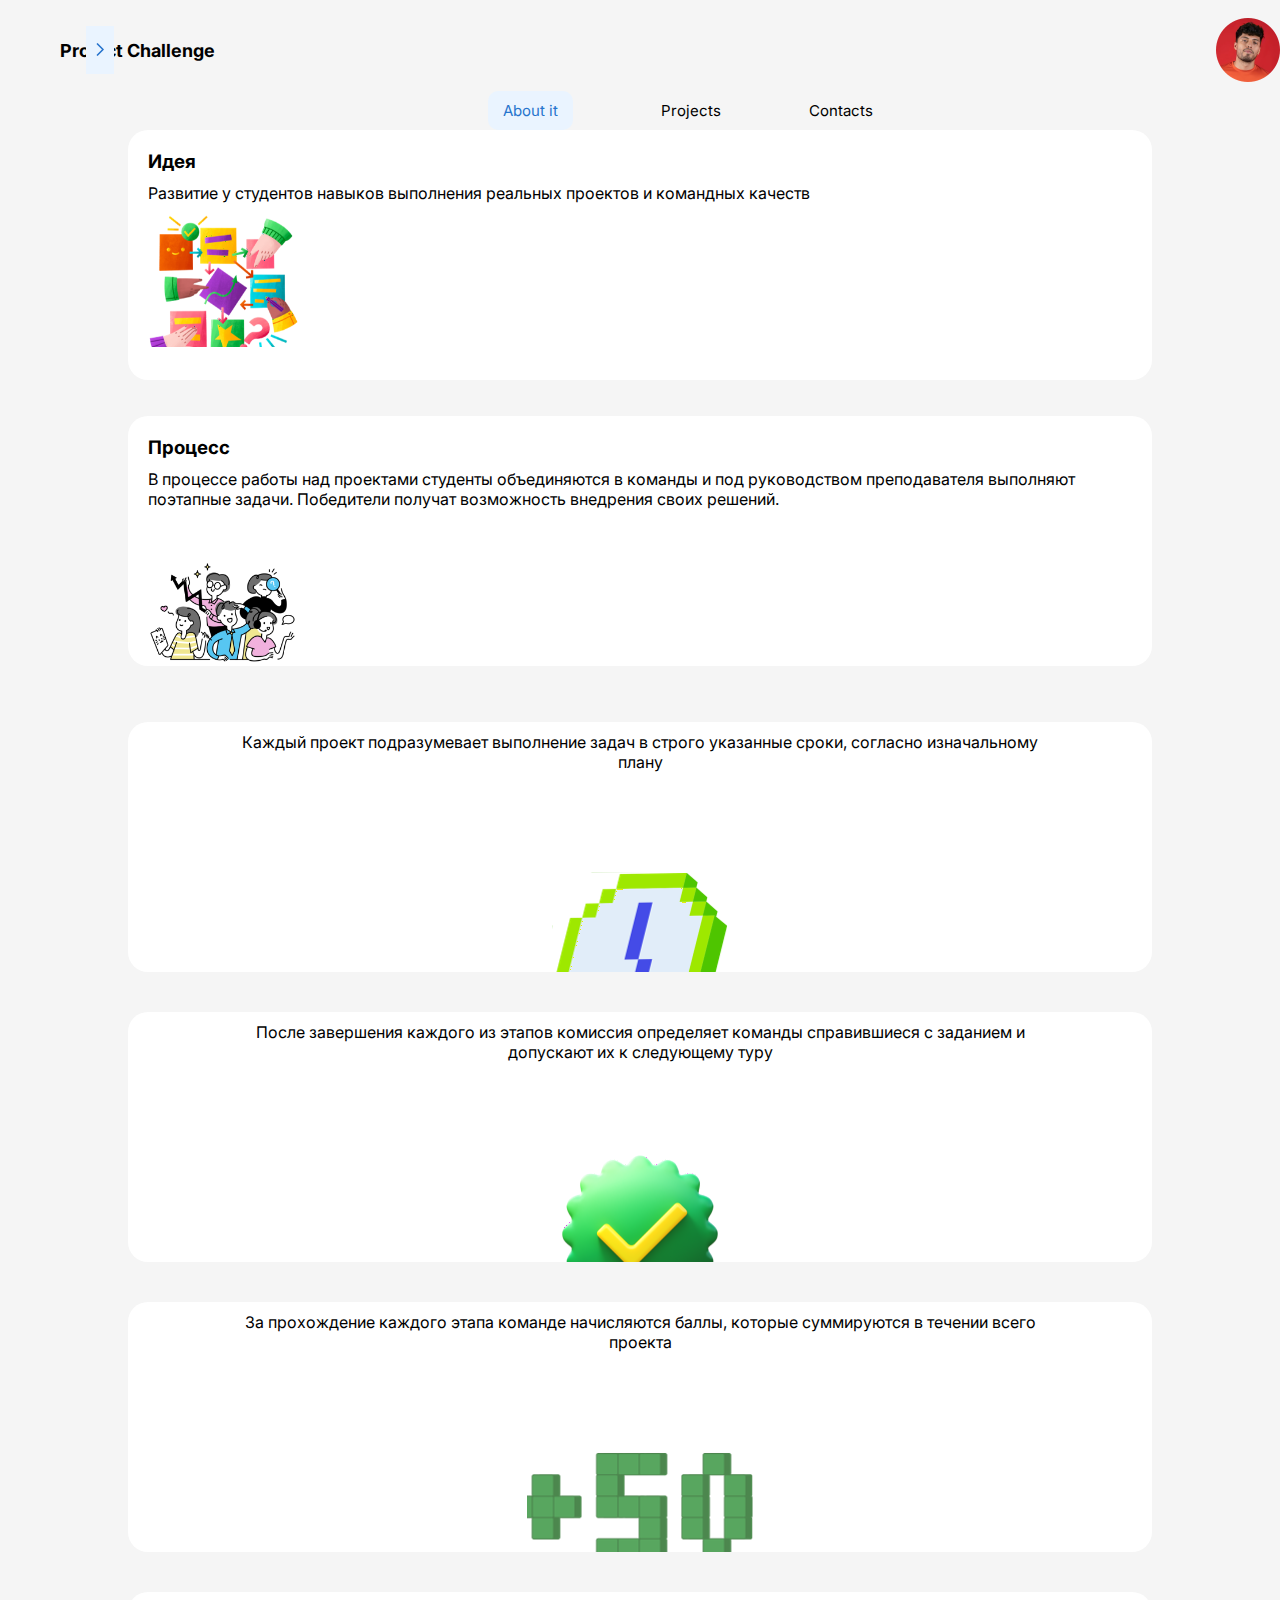
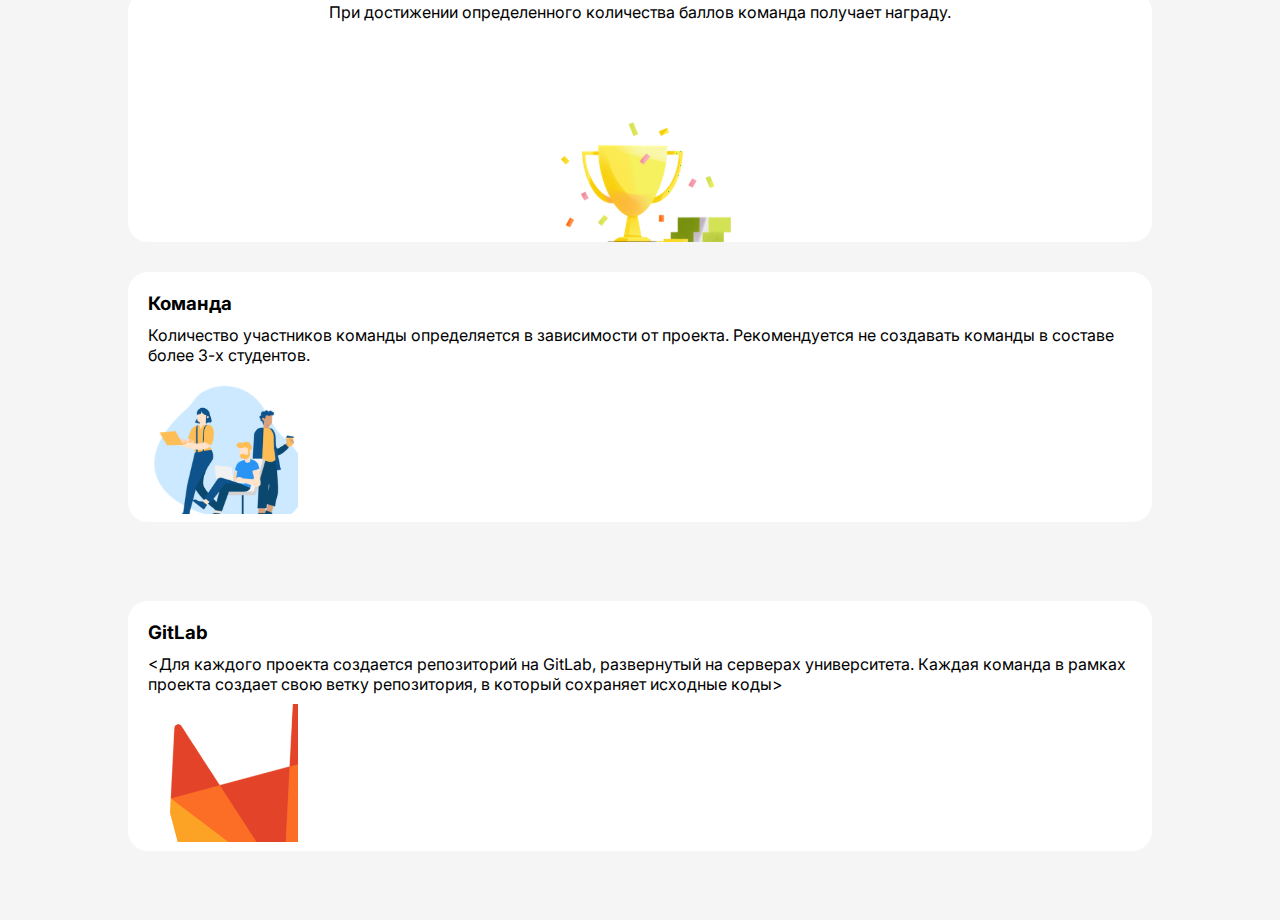
<file: page_one/index.html>
<!DOCTYPE html>
<html lang="en">
<head>
    <meta charset="UTF-8">
    <meta name="viewport" content="width=device-width, initial-scale=1.0">
    <link rel="preconnect" href="https://fonts.googleapis.com">
    <link rel="preconnect" href="https://fonts.gstatic.com" crossorigin>
    <link href="https://fonts.googleapis.com/css2?family=Inter:wght@100..900&display=swap" rel="stylesheet">
    <link rel="stylesheet" href="style.css">
    <title>Document</title>
</head>
<body>
    <div id="section" class="open_close">
        <header class="header">
            <img class="logo" src="../assets/logo.png" alt="">
            <div id="open" class="open"><img  src="../assets/Vector.svg" alt=""></div>
        </header>
        <hr>
        <div class="main">
            <p>Main</p>
            <div class="sections active">
                <img src="../assets/icon_1.png" alt="">
                <p style="width: 150px;">Project Challenge</p>
            </div>
            <hr style="border: none; height: 1px; background-color: #F5F5F5;">
        </div>

        <div style="color: #999999;"" class="main">
            <p>In process...</p>
            <div class="sections ">
                <img src="../assets/icon_2.png" alt="">
                <p>Portfolio</p>
            </div>
        </div>
        <div style="color: #999999;"" class="main">
            <div class="sections ">
                <img src="../assets/icon_3.png" alt="">
                <p>Job vacancies</p>
            </div>
        </div>
    </div>
    <div class="container">
        <header>
            <h1>Project Challenge</h1>
            <ul>
                <li><a class="active" href="">About it</a></li>
                <li><a href="../page_two/index.html">Projects</a></li>
                <li><a href="../page_three/index.html">Contacts</a></li>
            </ul>
            <img src="../assets/profile_icon.png" alt="">
        </header>

        <div class="first_line">
            <div class="continent">
                <div class="text-side">
                    <h3>Идея</h3>
                    <p>Развитие у студентов навыков выполнения реальных проектов и командных качеств</p>
                </div>
                <div class="bg-side">
                    <img src="../assets/ideas_img.png" alt="">
                </div>
            </div>
            <div class="continent">
                <div class="text-side">
                    <h3>Процесс</h3>
                    <p>В процессе работы над проектами студенты объединяются в команды и под руководством преподавателя выполняют поэтапные задачи. Победители получат возможность внедрения своих решений.</p>
                </div>
                <div class="bg-side hide">
                    <img src="../assets/process_img.png" alt="">
                </div>
            </div>
        </div>    

        <div class="second_line">
            <div class="box">
                <p>Каждый проект подразумевает выполнение задач в строго указанные сроки, согласно изначальному плану</p>
                <img src="../assets/clock.png" alt="">
            </div>
            <div class="box">
                <p>После завершения каждого из этапов комиссия определяет команды справившиеся с заданием и допускают их к следующему туру</p>
                <img src="../assets/tik_img.png" alt="">
            </div>
            <div class="box">
                <p>За прохождение каждого этапа команде начисляются баллы, которые суммируются в течении всего проекта</p>
                <img src="../assets/point_img.png" alt="">
            </div>
            <div class="box">
                <p>При достижении определенного количества баллов команда получает награду.</p>
                <img src="../assets/win_img.png" alt="">
            </div>
        </div>    

        <div class="third_line">
            <div class="continent container_idea">
                <div class="text-side">
                    <h3>Команда</h3>
                    <p>Количество участников команды определяется в зависимости от проекта. Рекомендуется не создавать команды в составе более 3-х студентов.</p>
                </div>
                <div class="bg-side">
                    <img src="../assets/team_img.png" alt="">
                </div>
            </div>
            <div class="continent container_process">
                <div class="text-side">
                    <h3>GitLab</h3>
                    <p><Для каждого проекта создается репозиторий на GitLab, развернутый на серверах университета. Каждая команда в рамках проекта создает свою ветку репозитория, в который сохраняет исходные коды></p>
                </div>
                <div class="bg-side">
                    <img src="../assets/fox_img.png" alt="">
                </div>
            </div>
        </div> 

    </div>
    <script src="main.js"></script>
</body>
</html>
</file>
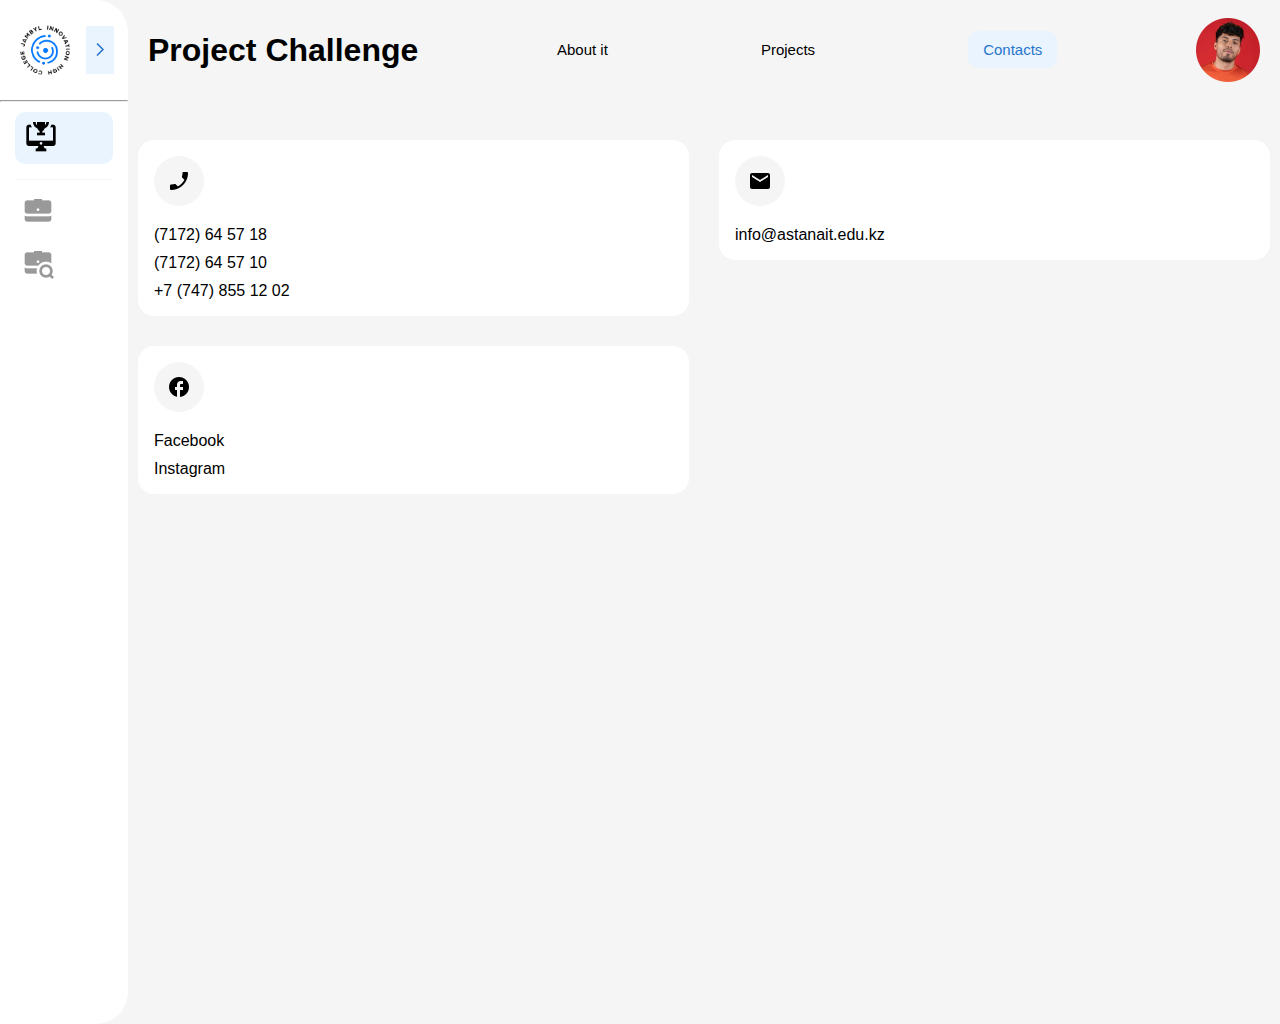
<file: page_three/index.html>
<!DOCTYPE html>
<html lang="en">
<head>
    <meta charset="UTF-8">
    <meta name="viewport" content="width=device-width, initial-scale=1.0">
    <link rel="stylesheet" href="style.css">
    <title>Contacts</title>
</head>
<body>
    <div id="section" class="open_close">
        <header class="header">
            <img class="logo" src="../assets/logo.png" alt="">
            <div id="open" class="open"><img  src="../assets/Vector.svg" alt=""></div>
        </header>
        <hr>
        <div class="main">
            <p>Main</p>
            <div class="sections active">
                <img style="margin-left: -5px;" src="../assets/icon_1.png" alt="">
                <p>Project Challenge</p>
            </div>
            <hr style="border: none; height: 1px; background-color: #F5F5F5;">
        </div>

        <div style="color: #999999;"" class="main">
            <p>In process...</p>
            <div class="sections">
                <img src="../assets/icon_2.png" alt="">
                <p>Portfolio</p>
            </div>
        </div>
        <div style="color: #999999;"" class="main">
            <div class="sections ">
                <img src="../assets/icon_3.png" alt="">
                <p>Job vacancies</p>
            </div>
        </div>
    </div>


    <div class="container">
        <header class="bas">
            <h1>Project Challenge</h1>
            <ul>
                <li><a href="../page_one/index.html">About it</a></li>
                <li><a href="../page_two/index.html">Projects</a></li>
                <li><a class="active" href="">Contacts</a></li>
            </ul>
            <img src="../assets/profile_icon.png" alt="">
        </header>

        <div class="containers">
            <div class="continent">
                <div class="image">
                    <img src="../assets/Phone enabled.png" alt="">
                </div>
                <div class="info">
                    <p>(7172) 64 57 18</p>
                    <p>(7172) 64 57 10</p>
                    <p>+7 (747) 855 12 02</p>
                </div>
            </div>
            <div class="continent">
                <div class="image">
                    <img src="../assets/Email.png" alt="">
                </div>
                <div class="info">
                    <p>info@astanait.edu.kz</p>
                </div>
            </div>
            <div class="continent">
                <div class="image">
                    <img src="../assets/facebook.png" alt="">
                </div>
                <div class="info">
                    <p>Facebook</p>
                    <p>Instagram</p>
                </div>
            </div>
        </div>
        
        
    </div>







    <script src="main.js"></script>
</body>
</html>
</file>
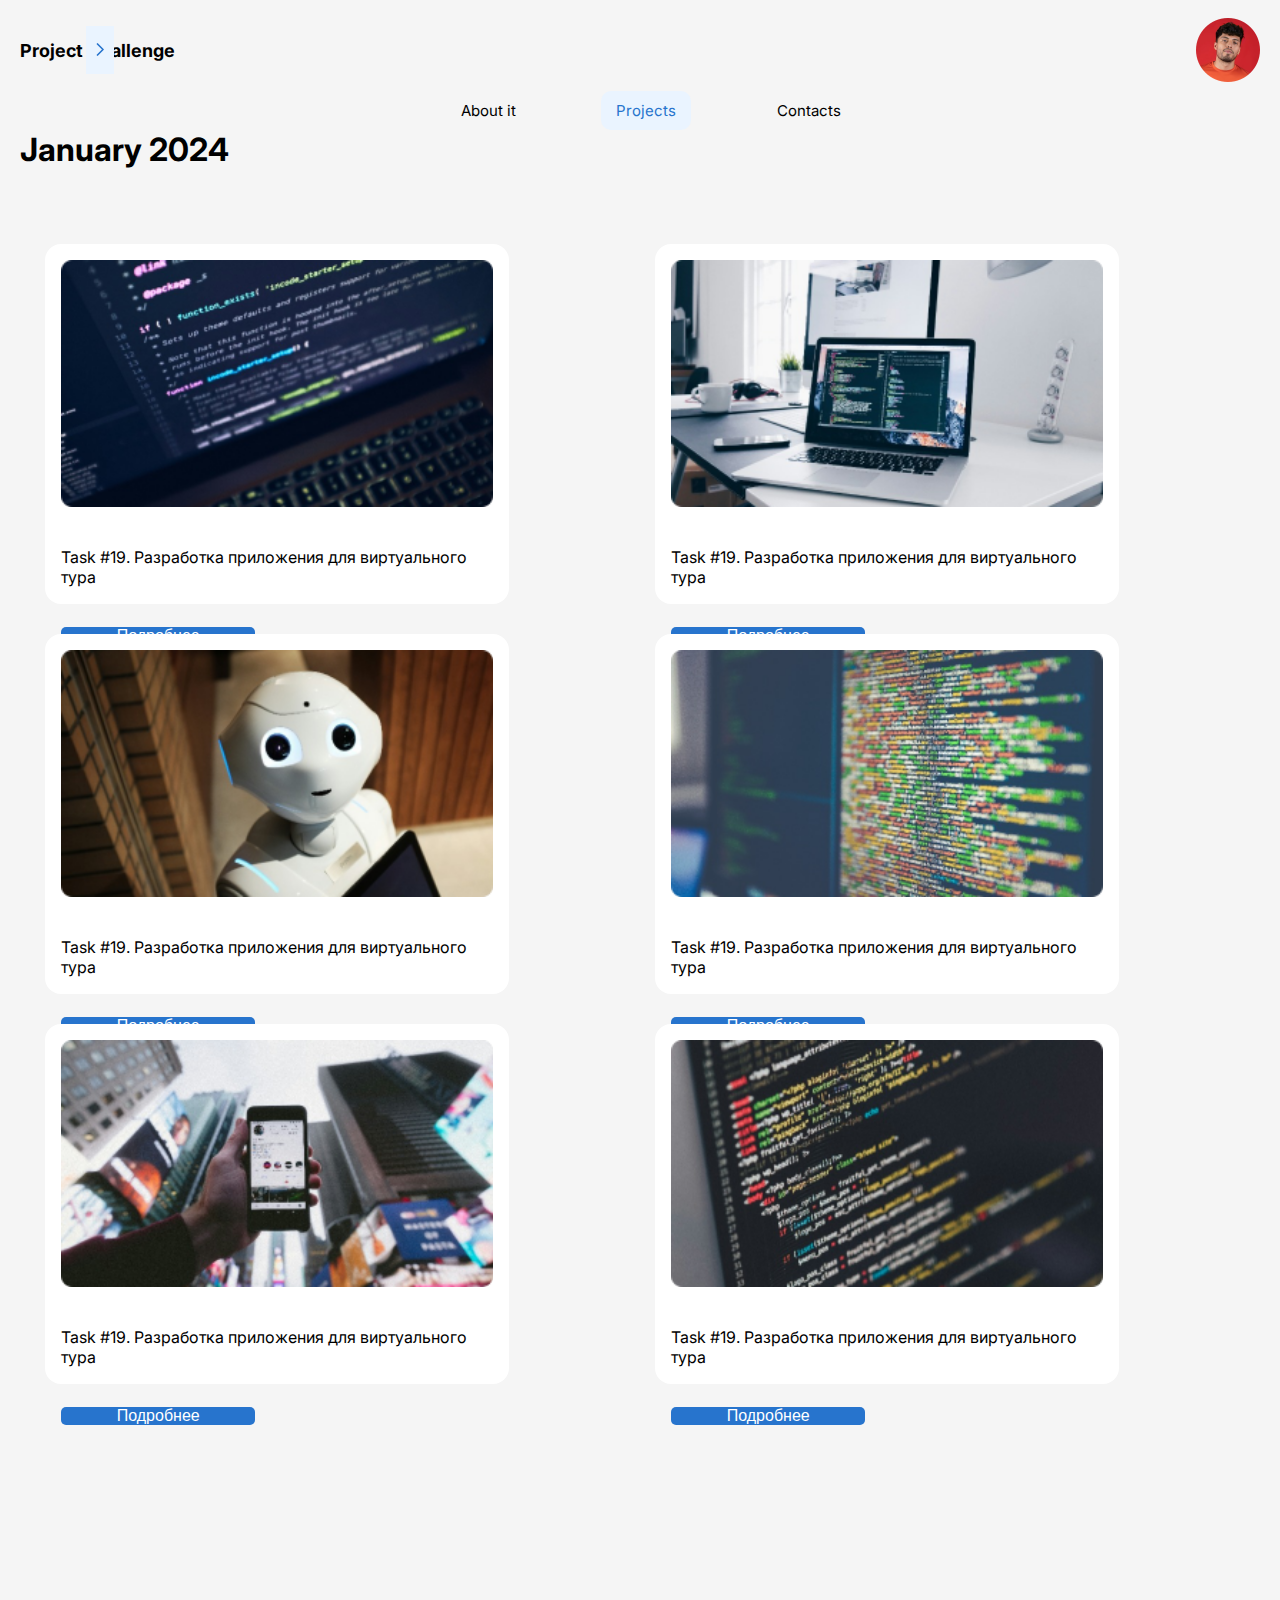
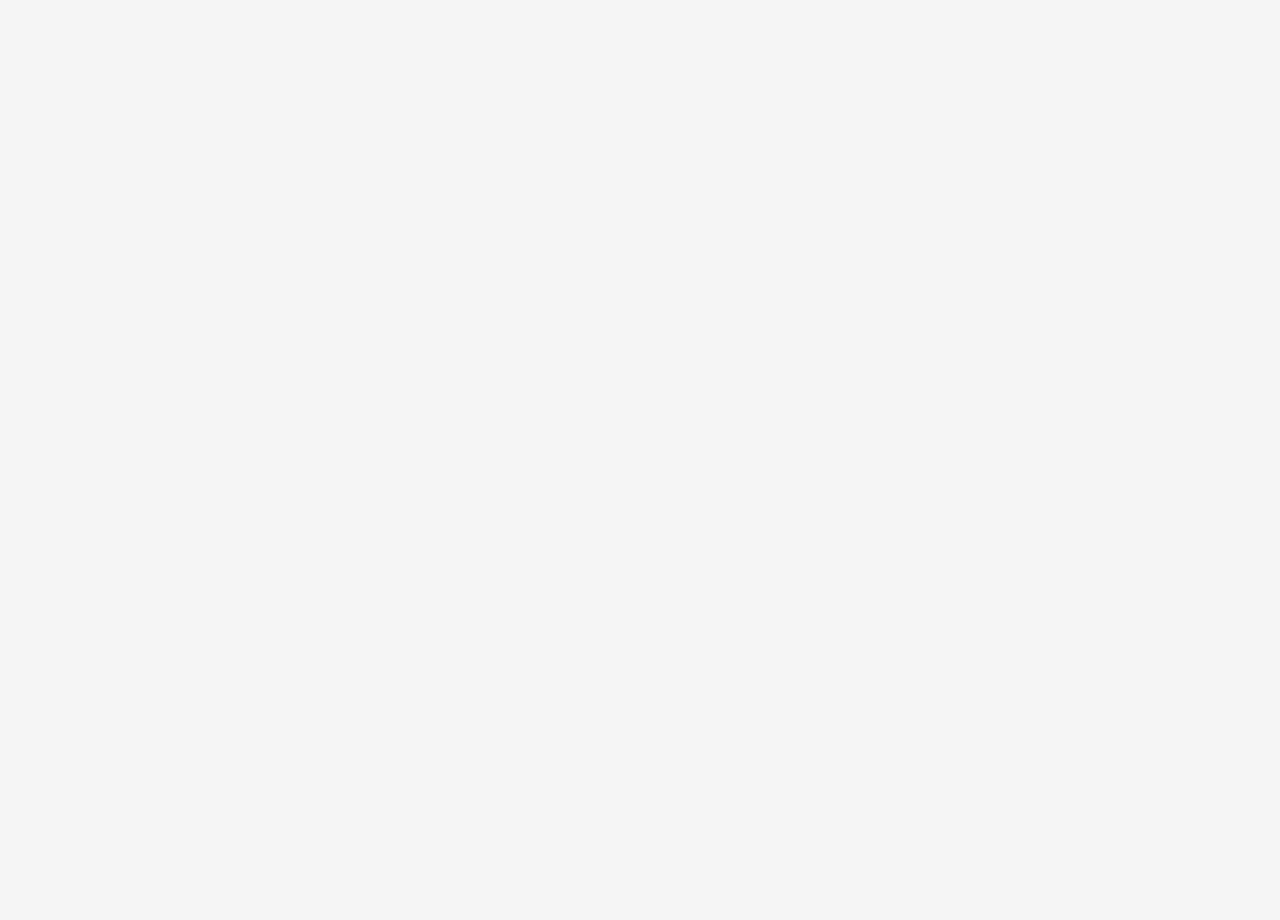
<file: page_two/index.html>
<!DOCTYPE html>
<html lang="en">
<head>
    <meta charset="UTF-8">
    <meta name="viewport" content="width=device-width, initial-scale=1.0">
    <link rel="preconnect" href="https://fonts.googleapis.com">
    <link rel="preconnect" href="https://fonts.gstatic.com" crossorigin>
    <link href="https://fonts.googleapis.com/css2?family=Inter:wght@100..900&display=swap" rel="stylesheet">
    <link rel="stylesheet" href="style.css">
    <title>Document</title>
</head>
<body>
    <div id="section" class="open_close">
        <header class="header">
            <img class="logo" src="../assets/logo.png" alt="">
            <div id="open" class="open"><img  src="../assets/Vector.svg" alt=""></div>
        </header>
        <hr>
        <div class="main">
            <p>Main</p>
            <div class="sections active">
                <img style="margin-left: -5px;" src="../assets/icon_1.png" alt="">
                <p>Project Challenge</p>
            </div>
            <hr style="border: none; height: 1px; background-color: #F5F5F5;">
        </div>

        <div style="color: #999999;"" class="main">
            <p>In process...</p>
            <div class="sections">
                <img src="../assets/icon_2.png" alt="">
                <p>Portfolio</p>
            </div>
        </div>
        <div style="color: #999999;"" class="main">
            <div class="sections ">
                <img src="../assets/icon_3.png" alt="">
                <p>Job vacancies</p>
            </div>
        </div>
    </div>
    <div class="container">
        <header class="bas">
            <h1>Project Challenge</h1>
            <ul>
                <li><a href="../page_one/index.html">About it</a></li>
                <li><a class="active" href="">Projects</a></li>
                <li><a href="../page_three/index.html">Contacts</a></li>
            </ul>
            <img src="../assets/profile_icon.png" alt="">
        </header>

        <div class="data">
            <h1>January 2024</h1>
        </div>

        <div class="containers">
            <div class="continent">
                <img src="../assets/image_1.png" alt="">
                <p>Task #19. Разработка приложения для виртуального тура</p>
                <button><a href="../podrobnee/index.html">Подробнее</a></button>
            </div>
            <div class="continent">
                <img src="../assets/image_6.png" alt="">
                <p>Task #19. Разработка приложения для виртуального тура</p>
                <button><a href="../podrobnee/index.html">Подробнее</a></button>
            </div>
            <div class="continent">
                <img src="../assets/image_2.png" alt="">
                <p>Task #19. Разработка приложения для виртуального тура</p>
                <button><a href="./podrobnee/index.html">Подробнее</a></button>
            </div>
            <div class="continent">
                <img src="../assets/image_3.png" alt="">
                <p>Task #19. Разработка приложения для виртуального тура</p>
                <button><a href="../podrobnee/index.html">Подробнее</a></button>
            </div>
            <div class="continent">
                <img src="../assets/image_4.png" alt="">
                <p>Task #19. Разработка приложения для виртуального тура</p>
                <button><a href="./podrobnee/index.html">Подробнее</a></button>
            </div>
            <div class="continent">
                <img src="../assets/image_5.png" alt="">
                <p>Task #19. Разработка приложения для виртуального тура</p>
                <button><a href="../podrobnee/index.html">Подробнее</a></button>
            </div>
        </div>
        
        
    </div>
    <script src="main.js"></script>
</body>
</html>
</file>
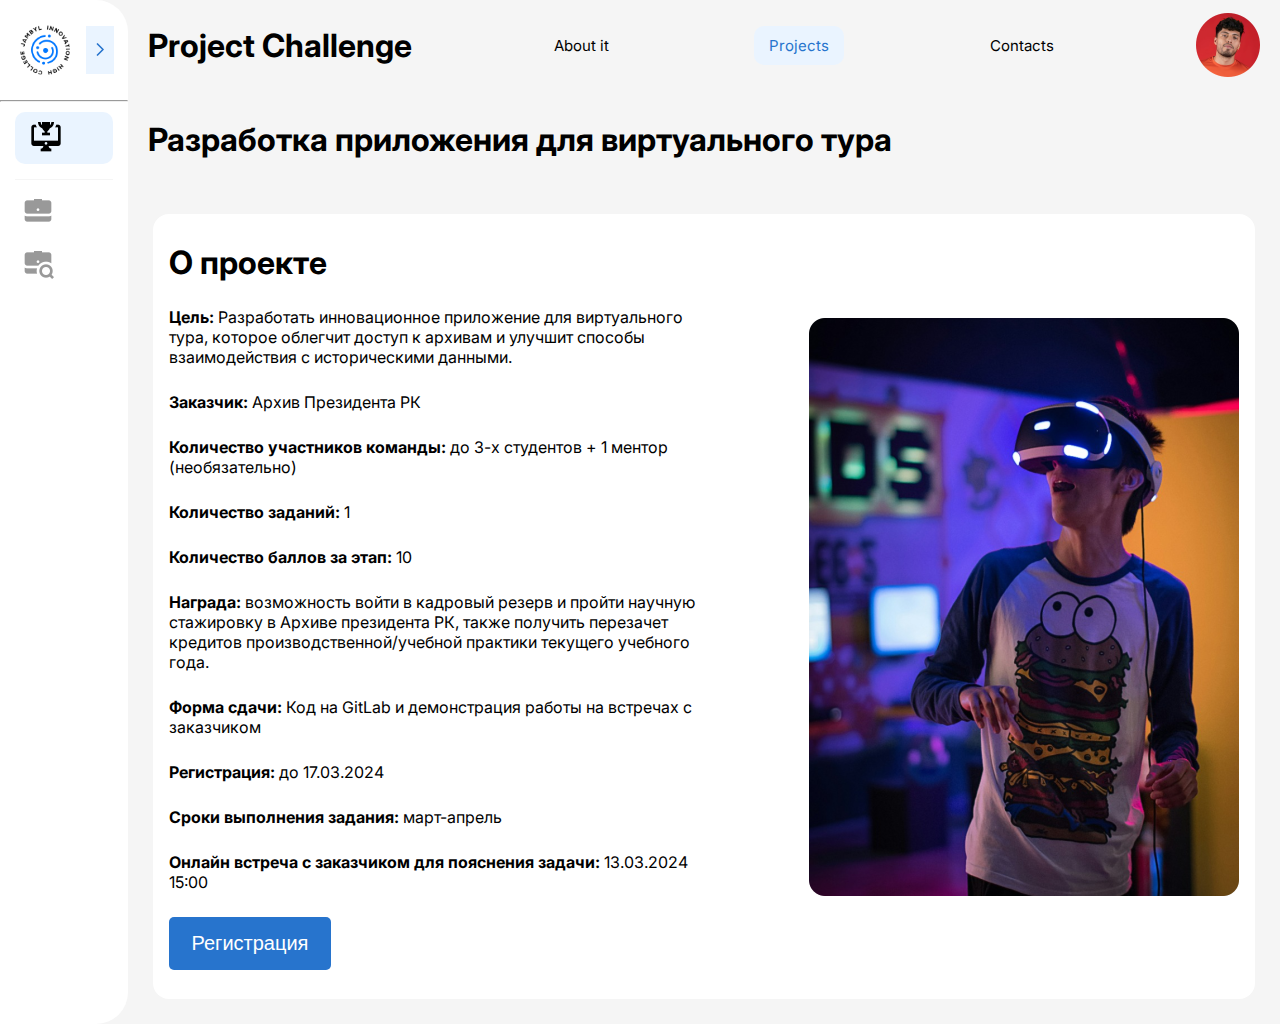
<file: podrobnee/index.html>
<!DOCTYPE html>
<html lang="en">
<head>
    <meta charset="UTF-8">
    <meta name="viewport" content="width=device-width, initial-scale=1.0">
    <link rel="preconnect" href="https://fonts.googleapis.com">
    <link rel="preconnect" href="https://fonts.gstatic.com" crossorigin>
    <link href="https://fonts.googleapis.com/css2?family=Inter:wght@100..900&display=swap" rel="stylesheet">
    <link rel="stylesheet" href="style.css">
    <title>Document</title>
</head>
<body>
    <div id="section" class="open_close">
        <header class="header">
            <img class="logo" src="../assets/logo.png" alt="">
            <div id="open" class="open"><img  src="../assets/Vector.svg" alt=""></div>
        </header>
        <hr>
        <div class="main">
            <p>Main</p>
            <div class="sections active">
                <img src="../assets/icon_1.png" alt="">
                <p>Project Challenge</p>
            </div>
            <hr style="border: none; height: 1px; background-color: #F5F5F5;">
        </div>

        <div style="color: #999999;"" class="main">
            <p>In process...</p>
            <div class="sections">
                <img src="../assets/icon_2.png" alt="">
                <p>Portfolio</p>
            </div>
        </div>
        <div style="color: #999999;"" class="main">
            <div class="sections ">
                <img src="../assets/icon_3.png" alt="">
                <p>Job vacancies</p>
            </div>
        </div>
    </div>
    <div class="container">
        <header class="bas">
            <h1>Project Challenge</h1>
            <ul>
                <li><a href="../page_one/index.html">About it</a></li>
                <li><a class="active" href="../page_two/index.html">Projects</a></li>
                <li><a href="../page_three/index.html">Contacts</a></li>
            </ul>
            <img src="../assets/profile_icon.png" alt="">
        </header>

        <div class="data">
            <h1>Разработка приложения для виртуального тура</h1>
        </div>

        <div class="containers">
            <div class="continent">
                <div class="sozder">
                    <h1>О проекте</h1>
                    <p><strong>Цель:</strong> Разработать инновационное приложение для виртуального тура, которое облегчит доступ к архивам и улучшит способы взаимодействия с историческими данными.</p>
                    <p><strong>Заказчик:</strong> Архив Президента РК</p>
                    <p><strong>Количество участников команды:</strong> до 3-х студентов + 1 ментор (необязательно)</p>
                    <p><strong>Количество заданий: </strong>1</p>
                    <p><strong>Количество баллов за этап:</strong> 10</p>
                    <p><strong>Награда:</strong> возможность войти в кадровый резерв и пройти научную стажировку в Архиве президента РК, также получить перезачет кредитов производственной/учебной практики текущего учебного года.</p>
                    <p><strong>Форма сдачи:</strong> Код на GitLab и демонстрация работы на встречах с заказчиком</p>
                    <p><strong>Регистрация: </strong>до 17.03.2024</p>
                    <p><strong>Сроки выполнения задания:</strong> март-апрель</p>
                    <p><strong>Онлайн встреча с заказчиком для пояснения задачи:</strong> 13.03.2024 15:00</p>
                    <button><a href="">Регистрация</a></button>
                </div>
                <div class="image-side">
                    <img src="../assets/dude.png" alt="">
                </div>
            </div>
        </div>
        
        
    </div>
    <script src="main.js"></script>
</body>
</html>
</file>
<file: page_one/style.css>
*,
*:before,
*:after{
    margin: 0;
    padding: 0;
    box-sizing: border-box;
}

body{
    font-family: "Inter", sans-serif;
    height: 1024px;
    background: #F5F5F5;
    display: flex;
    width: 100%;
    justify-content: center;    
}

.open_close{
    background-color: white;
    width: 6%;
    height: 100%;
    border-radius: 0px 32px 32px 0px;
    transition: .3s;
}
.open{
    width: 28px;
    height: 48px;
    display: flex;
    justify-content: center;
    align-items: center;
    background-color: #EAF4FF;
    rotate: 180deg;
    transition: .3s;
    position: absolute;
    left: 86px;
}



.logo{
    width: 100px;
    transition: .3s;
}
.activate{
    width: 20%;
    height: 100%;
    transition: .3s;
    .open{
        rotate: 0deg;
        transition: .3s;
        left: 223px;
    }
    .main p{
        display: block;
        transition: .3s;
    }
}
.header{
    transition: .3s;
}

.container{
    background-color: #F5F5F5;
    display: flex;
    flex-direction: column;
    row-gap: 30px;
    width: 95%;
    height: 100%;
}
header h1{
    padding-left: 40px;
}
header{
    display: flex;
    justify-content: space-between;
    align-items: center;
    height: 100px;
    padding-left: 20px;
}
ul{
    width: 25%;
    justify-content: space-between;
    display: flex;
}
li{
    list-style: none;
}
a{
    text-decoration: none;
    font-size: 15px;
    color: #000;
}
.active{
    padding: 10px 15px;
} 
.first_line{
    display: flex;
    justify-content: space-around;
}
.continent{
    width: 45%;
    height: 250px;
    background-color: #FFFFFF;
    border-radius: 20px;
    display: flex;
    padding: 20px 0px 20px 20px;
    overflow: hidden;
}
.second_line{
    display: flex;
    justify-content: space-around;
}
.box{
    width: 20%;
    height: 250px;
    background-color: #FFFFFF;
    border-radius: 20px;
}
.third_line{
    display: flex;
    justify-content: space-around;
}
.bg-side{
    position: relative;
    bottom: -10px;
}
.hide{
    position: relative;
    bottom: -50px;
}
.box{
    display: flex;
    flex-direction: column;
    align-items: center;
    justify-content: space-between;
    padding: 10px 10px 0px 10px;
    overflow: hidden;
}
.box p{
    max-width: 80%;
    text-align: center;
}
.text-side{
    display: flex;
    flex-direction: column;
    row-gap: 10px;
}
.logo{
    width: 50px;
}
.main{
    margin-top: 10px;
    display: flex;
    flex-direction: column;
    row-gap: 15px;
    padding: 0px 15px;
    transition: .3s;
    overflow: hidden;
}
.main p{
    width: 100px;
    font-size: 15px;
    transition: .3s;
    display: none;
}
.sections{
    display: flex;
    align-items: center;
    padding: 5px 7px;
    gap: 25px;
}
.active{
    background-color: #EAF4FF;
    color: #2774CD;
    border-radius: 10px;
}
@media screen and (max-width: 1360px) {
    body{
        height: 280vh;
    }
    .container header{
        font-size: 9px;
    }
    .containers{
        grid-template-columns: 1fr 1fr;
    }
    .second_line{
        flex-wrap: wrap;
        gap: 40px;
    }
    .box{
        width: 80%;
    }
    .open_close{
        width: 0%;
    }
    .activate{
        width: 30%;
        transition: .3s;
    }
    .container{
        width: 100%;
    }
    .first_line{
        height: 130vh;
        flex-wrap: wrap;
        gap: 10px;
    }
    .third_line{
        height: 150vh;
        flex-wrap: wrap;
        gap: 10px;
    }
    .bg-side img{
        width: 150px;
    }
    .continent{
        width: 80%;
        flex-direction: column;
    }
    li{
        margin-top: 120px;
        margin-left: -70px;
        font-size: 5px;
    }
    .header h1{
        font-size: 10px;
    }
}
@media screen and (max-width: 730px) {
    .containers{
        grid-template-columns: 1fr;
    }
    body{
        height: 300vh;
    }
    ul{
        width: 45%;
    }
}
</file>
<file: page_three/style.css>
*,
*:before,
*:after{
    margin: 0;
    padding: 0;
    box-sizing: border-box;
}

body{
    font-family: "Inter", sans-serif;
    height: 1024px;
    background: #F5F5F5;
    display: flex;
    width: 100%;
    justify-content: center;    
}

.open_close{
    background-color: white;
    width: 6%;
    height: 100%;
    border-radius: 0px 32px 32px 0px;
    transition: .3s;
}
.open{
    width: 28px;
    height: 48px;
    display: flex;
    justify-content: center;
    align-items: center;
    background-color: #EAF4FF;
    rotate: 180deg;
    transition: .3s;
    position: absolute;
    left: 86px;
}
.logo{
    width: 50px;
    transition: .3s;
}
.activate{
    width: 20%;
    height: 100%;
    transition: .3s;
    .open{
        rotate: 0deg;
        transition: .3s;
        left: 223px;
    }
    .main p{
        display: block;
        transition: .3s;
    }
}
.header{
    transition: .3s;
}

.container{
    background-color: #F5F5F5;
    display: flex;
    flex-direction: column;
    row-gap: 30px;
    width: 95%;
    height: 100%;
}

header{
    display: flex;
    justify-content: space-between;
    align-items: center;
    height: 100px;
    padding: 0 20px;
}
ul{
    width: 25%;
    justify-content: space-between;
    display: flex;
}
.image{
    border-radius: 50px;
    width: 50px;
    height: 50px;
    display: flex;
    justify-content: center;
    align-items: center;
    background-color: #F5F5F5;
}
li{
    list-style: none;
}
a{
    text-decoration: none;
    font-size: 15px;
    color: #000;
}

.open{
    cursor: pointer;
}
.main{
    margin-top: 10px;
    display: flex;
    flex-direction: column;
    row-gap: 15px;
    padding: 0px 15px;
    overflow: hidden;
}
.main p{
    display: none;
}
.sections{
    display: flex;
    align-items: center;
    padding: 5px 7px;
    gap: 25px;
}

.active{
    background-color: #EAF4FF;
    color: #2774CD;
    border-radius: 10px;
    padding: 10px 15px;
}

.containers{
    display: grid;
    grid-template-columns: 1fr 1fr 1fr;
    gap: 30px;
    width: 100%;
    padding: 10px 10px;
}
.continent{
    display: flex;
    flex-direction: column;
    row-gap: 20px;
    background-color: #ffffff;
    border-radius: 16px;
    padding: 16px;
    font-size: 16px;
    height: fit-content;
}
.info{
    display: flex;
    flex-direction: column;
    row-gap: 10px;
}
button{
    background-color: #2774CD;
    width: 45%;
    height: 12%;
    border: 0px solid black;
    border-radius: 5px;
    color: white;
    font-size: 16px;
}

@media screen and (max-width: 1360px) {
    .containers{
        grid-template-columns: 1fr 1fr;
    }
    
    .open_close{
        width: 10%;
    }
    .activate{
        width: 30%;
        transition: .3s;
    }
    .container{
        width: 90%;
    }
    ul{
        width: 45%;
    }
}
@media screen and (max-width: 730px) {
    .containers{
        grid-template-columns: 1fr;
    }
    ul{
        width: 45%;
    }
}
</file>
<file: page_two/style.css>
*,
*:before,
*:after{
    margin: 0;
    padding: 0;
    box-sizing: border-box;
}

body{
    font-family: "Inter", sans-serif;
    height: 1024px;
    background: #F5F5F5;
    display: flex;
    width: 100%;
    justify-content: center;    
}

.open_close{
    background-color: white;
    width: 6%;
    height: 100%;
    border-radius: 0px 32px 32px 0px;
    transition: .3s;
}
button a{
    font-size: 16px;
    color: white;
}

.open{
    width: 28px;
    height: 48px;
    display: flex;
    justify-content: center;
    align-items: center;
    background-color: #EAF4FF;
    rotate: 180deg;
    transition: .3s;
    position: absolute;
    left: 86px;
}



.logo{
    width: 50px;
    transition: .3s;
}
.activate{
    width: 20%;
    height: 100%;
    transition: .3s;
    .open{
        rotate: 0deg;
        transition: .3s;
        left: 223px;
    }
    .main p{
        display: block;
        transition: .3s;
    }
}
.header{
    transition: .3s;
}

.container{
    background-color: #F5F5F5;
    display: flex;
    
    flex-direction: column;
    row-gap: 30px;
    width: 95%;
    height: 100%;
}

header{
    display: flex;
    justify-content: space-between;
    align-items: center;
    height: 100px;
    padding: 0 20px;
}
ul{
    width: 25%;
    justify-content: space-between;
    display: flex;
}

li{
    list-style: none;
}
a{
    text-decoration: none;
    font-size: 15px;
    color: #000;
}

.open{
    cursor: pointer;
}
.main{
    margin-top: 10px;
    display: flex;
    flex-direction: column;
    row-gap: 15px;
    padding: 0px 15px;
    overflow: hidden;
}
.main p{
    display: none;
}
.sections{
    display: flex;
    align-items: center;
    padding: 5px 7px;
    gap: 25px;
}

.active{
    background-color: #EAF4FF;
    color: #2774CD;
    border-radius: 10px;
    padding: 10px 15px;
}
.data{
    padding: 0px 20px;
}
.containers{
    display: grid;
    grid-template-columns: 1fr 1fr 1fr;
    gap: 30px;
    width: 100%;
    height: 70vh;
    padding: 45px 45px;
}
.continent{
    display: flex;
    flex-direction: column;
    row-gap: 40px;
    width: 300px;
    height: 360px;
    background-color: #ffffff;
    border-radius: 16px;
    padding: 16px;
    font-size: 16px;
}
.continent img{
    width: 100%;
}
button{
    background-color: #2774CD;
    width: 45%;
    height: 12%;
    border: 0px solid black;
    border-radius: 5px;
    color: white;
    font-size: 16px;
}

@media screen and (max-width: 1360px) {
    body{
        height: 280vh;
    }
    .container header{
        font-size: 9px;
    }
    .containers{
        grid-template-columns: 1fr 1fr;
    }
    .second_line{
        flex-wrap: wrap;
        gap: 40px;
    }
    .box{
        width: 80%;
    }
    .open_close{
        width: 0%;
    }
    .activate{
        width: 30%;
        transition: .3s;
    }
    .container{
        width: 100%;
    }
    .first_line{
        height: 130vh;
        flex-wrap: wrap;
        gap: 10px;
    }
    .third_line{
        height: 150vh;
        flex-wrap: wrap;
        gap: 10px;
    }
    .bg-side img{
        width: 150px;
    }
    .continent{
        width: 80%;
        flex-direction: column;
    }
    li{
        margin-top: 120px;
        margin-left: -70px;
        font-size: 5px;
    }
    .header h1{
        font-size: 10px;
    }
}
@media screen and (max-width: 730px) {
    .containers{
        grid-template-columns: 1fr;
    }
    ul{
        width: 45%;
    }
}
</file>
<file: podrobnee/style.css>
*,
*:before,
*:after{
    margin: 0;
    padding: 0;
    box-sizing: border-box;
}

body{
    font-family: "Inter", sans-serif;
    height: 1024px;
    background: #F5F5F5;
    display: flex;
    width: 100%;
    justify-content: center;    
}

.open_close{
    background-color: white;
    width: 6%;
    height: 100%;
    border-radius: 0px 32px 32px 0px;
    transition: .3s;
}
.open{
    width: 28px;
    height: 48px;
    display: flex;
    justify-content: center;
    align-items: center;
    background-color: #EAF4FF;
    rotate: 180deg;
    transition: .3s;
    position: absolute;
    left: 86px;
}



.logo{
    width: 50px;
    transition: .3s;
}
.activate{
    width: 20%;
    height: 100%;
    transition: .3s;
    .open{
        rotate: 0deg;
        transition: .3s;
        left: 223px;
    }
    .main p{
        display: block;
        transition: .3s;
    }
}
.header{
    transition: .3s;
}


.container{
    background-color: #F5F5F5;
    display: flex;
    flex-direction: column;
    row-gap: 30px;
    width: 95%;
    height: 100%;
}

header{
    display: flex;
    justify-content: space-between;
    align-items: center;
    height: 100px;
    padding: 0 20px;
}
ul{
    width: 25%;
    justify-content: space-between;
    display: flex;
}

li{
    list-style: none;
}
a{
    text-decoration: none;
    font-size: 15px;
    color: #000;
}

.open{
    cursor: pointer;
}
.main{
    margin-top: 10px;
    display: flex;
    flex-direction: column;
    row-gap: 15px;
    padding: 0px 15px;
    overflow: hidden;
}
.main p{
    display: none;
}
.sections{
    display: flex;
    align-items: center;
    padding: 5px 7px;
    gap: 25px;
}

.active{
    background-color: #EAF4FF;
    color: #2774CD;
    border-radius: 10px;
    padding: 10px 15px;
}
.data{
    padding: 0px 20px;
}
.containers{
    gap: 30px;
    width: 100%;
    height: 90%;
    padding: 25px 25px;
}

.image-side{
    width: 50%;
    height: 100%;
    display: flex;
    justify-content: center;
    align-items: center;
}

.continent{
    display: flex;
    row-gap: 40px;
    width: 100%;
    height: 100%;
    background-color: #ffffff;
    border-radius: 16px;
    padding: 16px;
    font-size: 16px;
}
.sozder{
    display: flex;
    flex-direction: column;
    justify-content: center;
    row-gap: 25px;
    padding-right: 100px;
}
button a{
    font-size: 20px;
    color: white;
}
button{
    background-color: #2774CD;
    width: 30%;
    height: 7%;
    border: 0px solid black;
    border-radius: 5px;
    color: white;
    font-size: 16px;
}

@media screen and (max-width: 1360px) {
    .open_close{
        width: 10%;
    }
    .activate{
        width: 30%;
        transition: .3s;
    }
    .container{
        width: 90%;
    }
    ul{
        width: 45%;
    }
}
@media screen and (max-width: 730px) {
    
    ul{
        width: 45%;
    }
}
</file>
